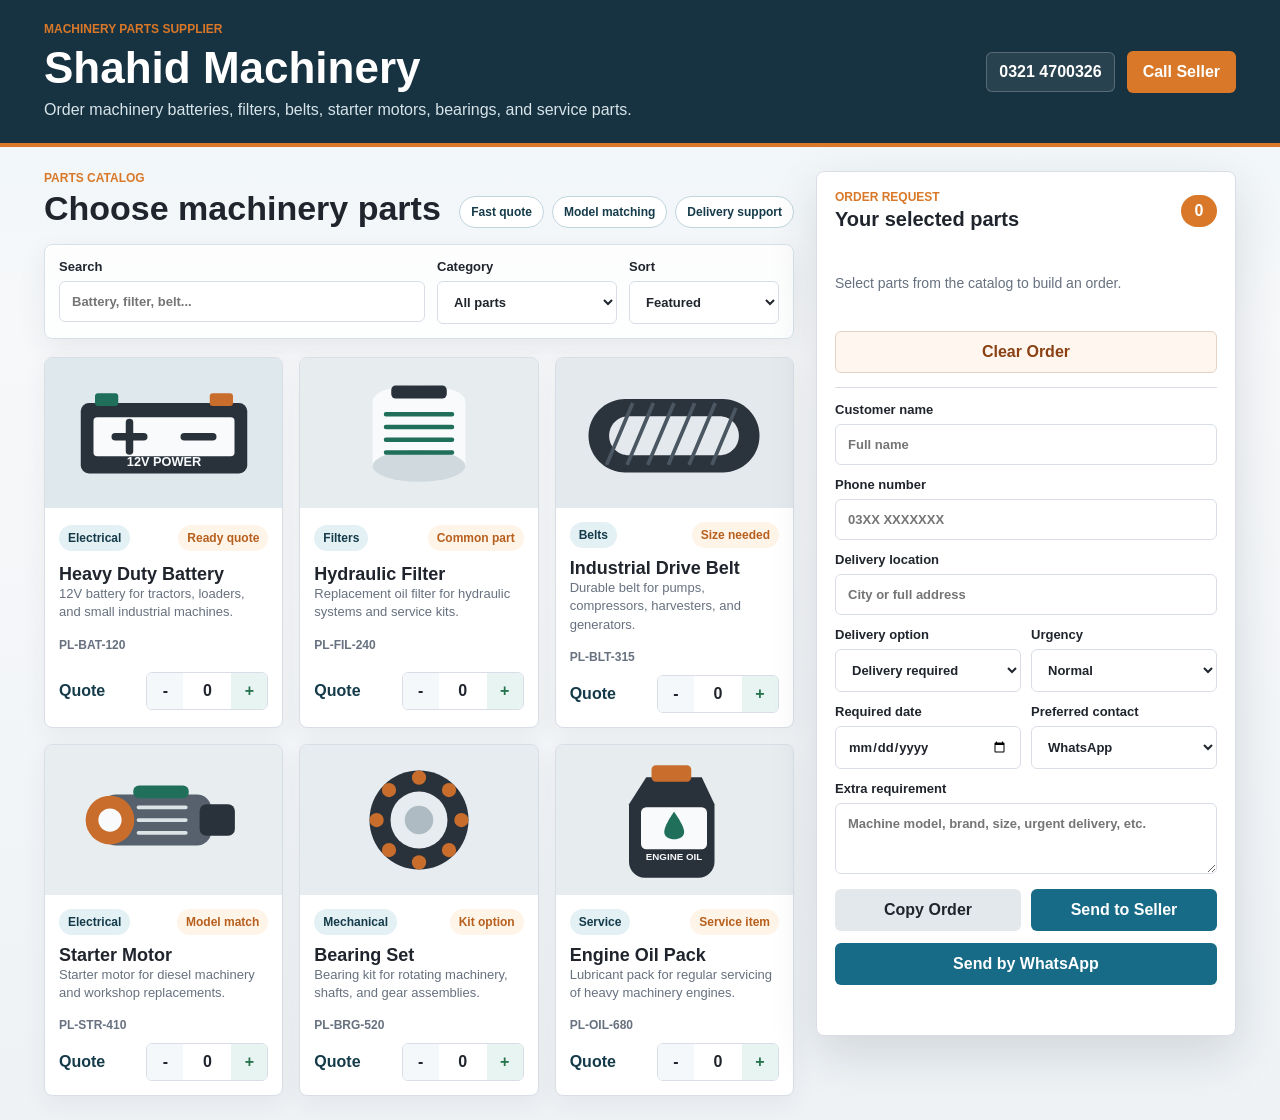
<file: index.html>
<!doctype html>
<html lang="en">
  <head>
    <meta charset="UTF-8" />
    <meta name="viewport" content="width=device-width, initial-scale=1.0" />
    <title>Shahid Machinery | Machinery Parts, Batteries & Order Requests</title>
    <link rel="icon" type="image/png" href="assets/s (1).svg">
    <meta
      name="description"
      content="Shahid Machinery supplies machinery parts including batteries, filters, belts, starter motors, bearings, and service parts. Request a quote by WhatsApp or phone."
    />
    <meta name="robots" content="index, follow" />
    <link rel="canonical" href="https://shahidmachinery.vercel.app/" />
    <meta property="og:title" content="Shahid Machinery" />
    <meta
      property="og:description"
      content="Order machinery parts, batteries, filters, belts, starter motors, bearings, and service parts from Shahid Machinery."
    />
    <meta property="og:type" content="website" />
    <meta property="og:url" content="https://shahidmachinery.vercel.app/" />
    <meta name="twitter:card" content="summary" />
    <link rel="stylesheet" href="styles.css" />
    <script type="application/ld+json">
      {
        "@context": "https://schema.org",
        "@type": "LocalBusiness",
        "name": "Shahid Machinery",
        "url": "https://shahidmachinery.vercel.app/",
        "telephone": "+923214700326",
        "description": "Shahid Machinery supplies machinery parts including batteries, filters, belts, starter motors, bearings, and service parts.",
        "areaServed": "Pakistan"
      }
    </script>
    <script async src="https://pagead2.googlesyndication.com/pagead/js/adsbygoogle.js?client=ca-pub-2849376573129855"
     crossorigin="anonymous"></script>
  </head>
  <body>
    <header class="site-header">
      <div class="brand-block">
        <p class="eyebrow">Machinery Parts Supplier</p>
        <h1>Shahid Machinery</h1>
        <p class="header-copy">Order machinery batteries, filters, belts, starter motors, bearings, and service parts.</p>
      </div>
      <div class="header-actions">
        <span class="seller-number">0321 4700326</span>
        <a class="call-button" href="tel:+923214700326">Call Seller</a>
      </div>
    </header>

    <main class="layout">
      <section class="catalog" aria-label="Machinery parts catalog">
        <div class="catalog-head">
          <div>
            <p class="eyebrow">Parts Catalog</p>
            <h2>Choose machinery parts</h2>
          </div>
          <div class="trust-row" aria-label="Service highlights">
            <span>Fast quote</span>
            <span>Model matching</span>
            <span>Delivery support</span>
          </div>
        </div>

        <div class="toolbar">
          <label class="search-box">
            <span>Search</span>
            <input id="searchInput" type="search" placeholder="Battery, filter, belt..." />
          </label>
          <label class="select-box">
            <span>Category</span>
            <select id="categoryFilter">
              <option value="all">All parts</option>
            </select>
          </label>
          <label class="select-box">
            <span>Sort</span>
            <select id="sortFilter">
              <option value="featured">Featured</option>
              <option value="name">Name A-Z</option>
              <option value="category">Category</option>
            </select>
          </label>
        </div>
        <div id="productGrid" class="product-grid"></div>
      </section>

      <aside class="order-panel" aria-label="Order details">
        <div class="panel-head">
          <div>
            <p class="eyebrow">Order Request</p>
            <h2>Your selected parts</h2>
          </div>
          <span id="itemCount" class="count-pill">0</span>
        </div>

        <div id="cartItems" class="cart-items empty">
          Select parts from the catalog to build an order.
        </div>
        <button type="button" id="clearOrder" class="clear-button">Clear Order</button>

        <form id="orderForm" class="order-form">
          <label>
            Customer name
            <input id="customerName" type="text" placeholder="Full name" required />
          </label>
          <label>
            Phone number
            <input id="customerPhone" type="tel" placeholder="03XX XXXXXXX" required />
          </label>
          <label>
            Delivery location
            <input id="customerLocation" type="text" placeholder="City or full address" required />
          </label>
          <div class="form-row">
            <label>
              Delivery option
              <select id="deliveryOption">
                <option>Delivery required</option>
                <option>Pickup from shop</option>
                <option>Confirm before dispatch</option>
              </select>
            </label>
            <label>
              Urgency
              <select id="urgencyOption">
                <option>Normal</option>
                <option>Urgent</option>
                <option>Same day if available</option>
              </select>
            </label>
          </div>
          <div class="form-row">
            <label>
              Required date
              <input id="requiredDate" type="date" />
            </label>
            <label>
              Preferred contact
              <select id="contactMethod">
                <option>WhatsApp</option>
                <option>Phone call</option>
                <option>Email</option>
              </select>
            </label>
          </div>
          <label>
            Extra requirement
            <textarea id="customerNote" rows="3" placeholder="Machine model, brand, size, urgent delivery, etc."></textarea>
          </label>
          <div class="actions">
            <button type="button" id="copyOrder">Copy Order</button>
            <button type="submit" class="primary">Send to Seller</button>
          </div>
          <a id="whatsappOrder" class="whatsapp-link" href="#" target="_blank" rel="noreferrer">Send by WhatsApp</a>
          <p id="statusMessage" class="status" role="status"></p>
        </form>
      </aside>
    </main>

    <div id="productModal" class="modal" hidden>
      <div class="modal-backdrop" data-close-modal></div>
      <section class="modal-card" role="dialog" aria-modal="true" aria-labelledby="modalTitle">
        <button type="button" class="modal-close" data-close-modal aria-label="Close product details">x</button>
        <div id="modalContent" class="modal-content"></div>
      </section>
    </div>

    <script src="app.js"></script>
  </body>
</html>
</file>
<file: styles.css>
:root {
  color-scheme: light;
  --ink: #20252d;
  --muted: #67717f;
  --line: #d9dee6;
  --panel: #ffffff;
  --soft: #f5f8fb;
  --brand: #176b87;
  --brand-dark: #153b4a;
  --accent: #d97828;
  --success: #26734d;
  --warning: #b75f1d;
  --steel: #eef4f7;
  --shadow: 0 18px 48px rgba(25, 40, 56, 0.14);
}

* {
  box-sizing: border-box;
}

body {
  margin: 0;
  min-height: 100vh;
  background:
    linear-gradient(180deg, #edf5f7 0, #f7f8fa 330px, #eef2f5 100%);
  color: var(--ink);
  font-family: Arial, Helvetica, sans-serif;
}

body.modal-open {
  overflow: hidden;
}

.site-header {
  display: flex;
  align-items: center;
  justify-content: space-between;
  gap: 16px;
  padding: 22px clamp(16px, 4vw, 44px);
  background: #173241;
  color: #fff;
  border-bottom: 4px solid var(--accent);
}

.brand-block {
  display: grid;
  gap: 3px;
}

.header-copy {
  margin: 2px 0 0;
  max-width: 680px;
  color: #d7e4e9;
  line-height: 1.45;
}

.header-actions {
  display: flex;
  align-items: center;
  gap: 12px;
  flex-wrap: wrap;
  justify-content: flex-end;
}

.seller-number {
  padding: 10px 12px;
  border: 1px solid rgba(255, 255, 255, 0.22);
  border-radius: 6px;
  background: rgba(255, 255, 255, 0.08);
  font-weight: 800;
}

.eyebrow {
  margin: 0 0 4px;
  color: var(--accent);
  font-size: 12px;
  font-weight: 700;
  letter-spacing: 0;
  text-transform: uppercase;
}

h1,
h2,
h3,
p {
  margin-top: 0;
}

h1 {
  margin-bottom: 0;
  font-size: clamp(28px, 4vw, 44px);
}

h2 {
  margin-bottom: 0;
  font-size: 20px;
}

.call-button,
button,
.whatsapp-link {
  min-height: 42px;
  border: 0;
  border-radius: 6px;
  padding: 11px 16px;
  font: inherit;
  font-weight: 700;
  text-decoration: none;
  cursor: pointer;
}

.call-button,
.whatsapp-link {
  display: inline-flex;
  align-items: center;
  justify-content: center;
  color: #fff;
  background: var(--brand);
}

.call-button {
  background: var(--accent);
}

.layout {
  display: grid;
  grid-template-columns: minmax(0, 1fr) minmax(320px, 420px);
  gap: 22px;
  padding: 24px clamp(16px, 4vw, 44px);
}

.catalog-head {
  display: flex;
  align-items: end;
  justify-content: space-between;
  gap: 16px;
  margin-bottom: 16px;
}

.catalog-head h2 {
  font-size: clamp(24px, 3vw, 34px);
}

.trust-row {
  display: flex;
  gap: 8px;
  flex-wrap: wrap;
  justify-content: flex-end;
}

.trust-row span {
  border: 1px solid #bfd5dd;
  border-radius: 999px;
  padding: 8px 11px;
  background: #fff;
  color: var(--brand-dark);
  font-size: 12px;
  font-weight: 800;
}

.toolbar {
  display: grid;
  grid-template-columns: minmax(0, 1fr) 180px 150px;
  gap: 12px;
  margin-bottom: 18px;
  padding: 14px;
  border: 1px solid #d6e2e8;
  border-radius: 8px;
  background: rgba(255, 255, 255, 0.82);
  box-shadow: 0 10px 28px rgba(33, 52, 66, 0.08);
}

label {
  color: var(--ink);
  font-size: 13px;
  font-weight: 700;
}

input,
select,
textarea {
  width: 100%;
  margin-top: 7px;
  border: 1px solid var(--line);
  border-radius: 6px;
  padding: 12px;
  background: #fff;
  color: var(--ink);
  font: inherit;
}

input:focus,
select:focus,
textarea:focus {
  outline: 3px solid rgba(23, 107, 135, 0.16);
  border-color: var(--brand);
}

textarea {
  resize: vertical;
}

.product-grid {
  display: grid;
  grid-template-columns: repeat(auto-fill, minmax(230px, 1fr));
  gap: 16px;
}

.product-card {
  display: grid;
  grid-template-rows: 150px 1fr;
  overflow: hidden;
  border: 1px solid var(--line);
  border-radius: 8px;
  background: var(--panel);
  box-shadow: 0 8px 24px rgba(43, 54, 68, 0.06);
  cursor: pointer;
  transition: transform 150ms ease, box-shadow 150ms ease, border-color 150ms ease;
}

.product-card:focus-visible {
  outline: 3px solid rgba(23, 107, 135, 0.28);
  outline-offset: 3px;
}

.product-card:hover {
  transform: translateY(-3px);
  border-color: #a9c7d2;
  box-shadow: 0 16px 34px rgba(43, 54, 68, 0.12);
}

.product-card img {
  width: 100%;
  height: 150px;
  object-fit: cover;
  background: #dce4e9;
}

.product-body {
  display: grid;
  gap: 10px;
  padding: 14px;
}

.card-top {
  display: flex;
  align-items: center;
  justify-content: space-between;
  gap: 8px;
}

.tag,
.stock-badge {
  display: inline-flex;
  align-items: center;
  min-height: 26px;
  border-radius: 999px;
  padding: 5px 9px;
  font-size: 12px;
  font-weight: 800;
}

.tag {
  background: #e3f0f4;
  color: var(--brand-dark);
}

.stock-badge {
  background: #fff4e8;
  color: var(--warning);
}

.product-body h3 {
  margin-bottom: 0;
  font-size: 18px;
}

.meta {
  color: var(--muted);
  font-size: 13px;
  line-height: 1.4;
}

.price-row {
  display: flex;
  align-items: center;
  justify-content: space-between;
  gap: 10px;
}

.price {
  font-weight: 800;
  color: var(--brand-dark);
}

.sku {
  color: var(--muted);
  font-size: 12px;
  font-weight: 800;
}

.qty-control {
  display: grid;
  grid-template-columns: 36px 48px 36px;
  align-items: center;
  overflow: hidden;
  border: 1px solid var(--line);
  border-radius: 6px;
}

.qty-control button {
  min-height: 36px;
  border-radius: 0;
  padding: 0;
  background: var(--soft);
}

.qty-control button:last-child {
  background: #e8f4f1;
  color: var(--success);
}

.qty-control span {
  text-align: center;
  font-weight: 800;
}

.order-panel {
  position: sticky;
  top: 18px;
  align-self: start;
  border: 1px solid var(--line);
  border-radius: 8px;
  padding: 18px;
  background: var(--panel);
  box-shadow: var(--shadow);
}

.panel-head {
  display: flex;
  align-items: center;
  justify-content: space-between;
  gap: 12px;
  margin-bottom: 14px;
}

.count-pill {
  min-width: 36px;
  border-radius: 999px;
  padding: 7px 10px;
  background: var(--accent);
  color: #fff;
  text-align: center;
  font-weight: 800;
}

.cart-items {
  display: grid;
  gap: 10px;
  min-height: 76px;
  margin-bottom: 10px;
}

.cart-items.empty {
  align-items: center;
  color: var(--muted);
  font-size: 14px;
}

.cart-line {
  display: grid;
  grid-template-columns: 1fr auto;
  gap: 10px;
  padding: 10px;
  border-radius: 6px;
  background: linear-gradient(90deg, #f5f8fb, #eef6f4);
}

.cart-line strong,
.cart-line span {
  display: block;
}

.cart-line span {
  margin-top: 3px;
  color: var(--muted);
  font-size: 13px;
}

.order-form {
  display: grid;
  gap: 12px;
  padding-top: 14px;
  border-top: 1px solid var(--line);
}

.form-row {
  display: grid;
  grid-template-columns: 1fr 1fr;
  gap: 10px;
}

.actions {
  display: grid;
  grid-template-columns: 1fr 1fr;
  gap: 10px;
}

button {
  background: #e3e8ed;
  color: var(--ink);
}

button.primary {
  background: var(--brand);
  color: #fff;
}

.clear-button {
  width: 100%;
  margin: 0 0 14px;
  border: 1px solid #e4d3c4;
  background: #fff7ef;
  color: #8a4114;
}

button:hover,
.call-button:hover,
.whatsapp-link:hover {
  filter: brightness(0.96);
}

.status {
  min-height: 20px;
  margin: 0;
  color: var(--brand-dark);
  font-size: 13px;
  font-weight: 700;
}

.modal[hidden] {
  display: none;
}

.modal {
  position: fixed;
  inset: 0;
  z-index: 10;
  display: grid;
  place-items: center;
  padding: 20px;
}

.modal-backdrop {
  position: absolute;
  inset: 0;
  background: rgba(12, 26, 35, 0.62);
}

.modal-card {
  position: relative;
  z-index: 1;
  width: min(920px, 100%);
  max-height: calc(100vh - 40px);
  overflow: auto;
  border-radius: 8px;
  background: #fff;
  box-shadow: 0 28px 80px rgba(0, 0, 0, 0.28);
}

.modal-close {
  position: absolute;
  top: 12px;
  right: 12px;
  z-index: 2;
  display: grid;
  width: 38px;
  height: 38px;
  min-height: 38px;
  place-items: center;
  border: 1px solid #dce4e9;
  border-radius: 999px;
  padding: 0;
  background: #fff;
  color: var(--ink);
  font-size: 20px;
  line-height: 1;
}

.modal-content {
  display: grid;
  grid-template-columns: minmax(260px, 0.9fr) minmax(0, 1.1fr);
  gap: 0;
}

.modal-media {
  display: grid;
  min-height: 360px;
  place-items: center;
  background: var(--steel);
}

.modal-media img {
  width: 100%;
  height: 100%;
  min-height: 360px;
  object-fit: cover;
}

.modal-details {
  display: grid;
  align-content: start;
  gap: 16px;
  padding: 34px;
}

.modal-details h2 {
  font-size: clamp(24px, 4vw, 34px);
  line-height: 1.1;
}

.modal-meta {
  display: flex;
  gap: 8px;
  flex-wrap: wrap;
}

.detail-list {
  display: grid;
  gap: 9px;
  margin: 0;
  padding: 0;
  list-style: none;
}

.detail-list li {
  display: flex;
  justify-content: space-between;
  gap: 12px;
  border-bottom: 1px solid #edf1f4;
  padding-bottom: 9px;
  color: var(--muted);
}

.detail-list strong {
  color: var(--ink);
}

.modal-actions {
  display: flex;
  align-items: center;
  justify-content: space-between;
  gap: 12px;
  flex-wrap: wrap;
  padding-top: 4px;
}

@media (max-width: 880px) {
  .layout {
    grid-template-columns: 1fr;
  }

  .order-panel {
    position: static;
  }

  .catalog-head {
    align-items: start;
    flex-direction: column;
  }

  .trust-row {
    justify-content: flex-start;
  }

  .modal-content {
    grid-template-columns: 1fr;
  }

  .modal-media,
  .modal-media img {
    min-height: 240px;
  }
}

@media (max-width: 560px) {
  .site-header,
  .toolbar,
  .actions,
  .form-row {
    grid-template-columns: 1fr;
  }

  .site-header {
    display: grid;
  }

  .toolbar {
    display: grid;
  }

  .header-actions {
    justify-content: stretch;
  }

  .seller-number,
  .call-button {
    width: 100%;
    justify-content: center;
    text-align: center;
  }

  .modal {
    padding: 10px;
  }

  .modal-details {
    padding: 24px 18px 20px;
  }

  .modal-actions {
    align-items: stretch;
    flex-direction: column;
  }
}
</file>
